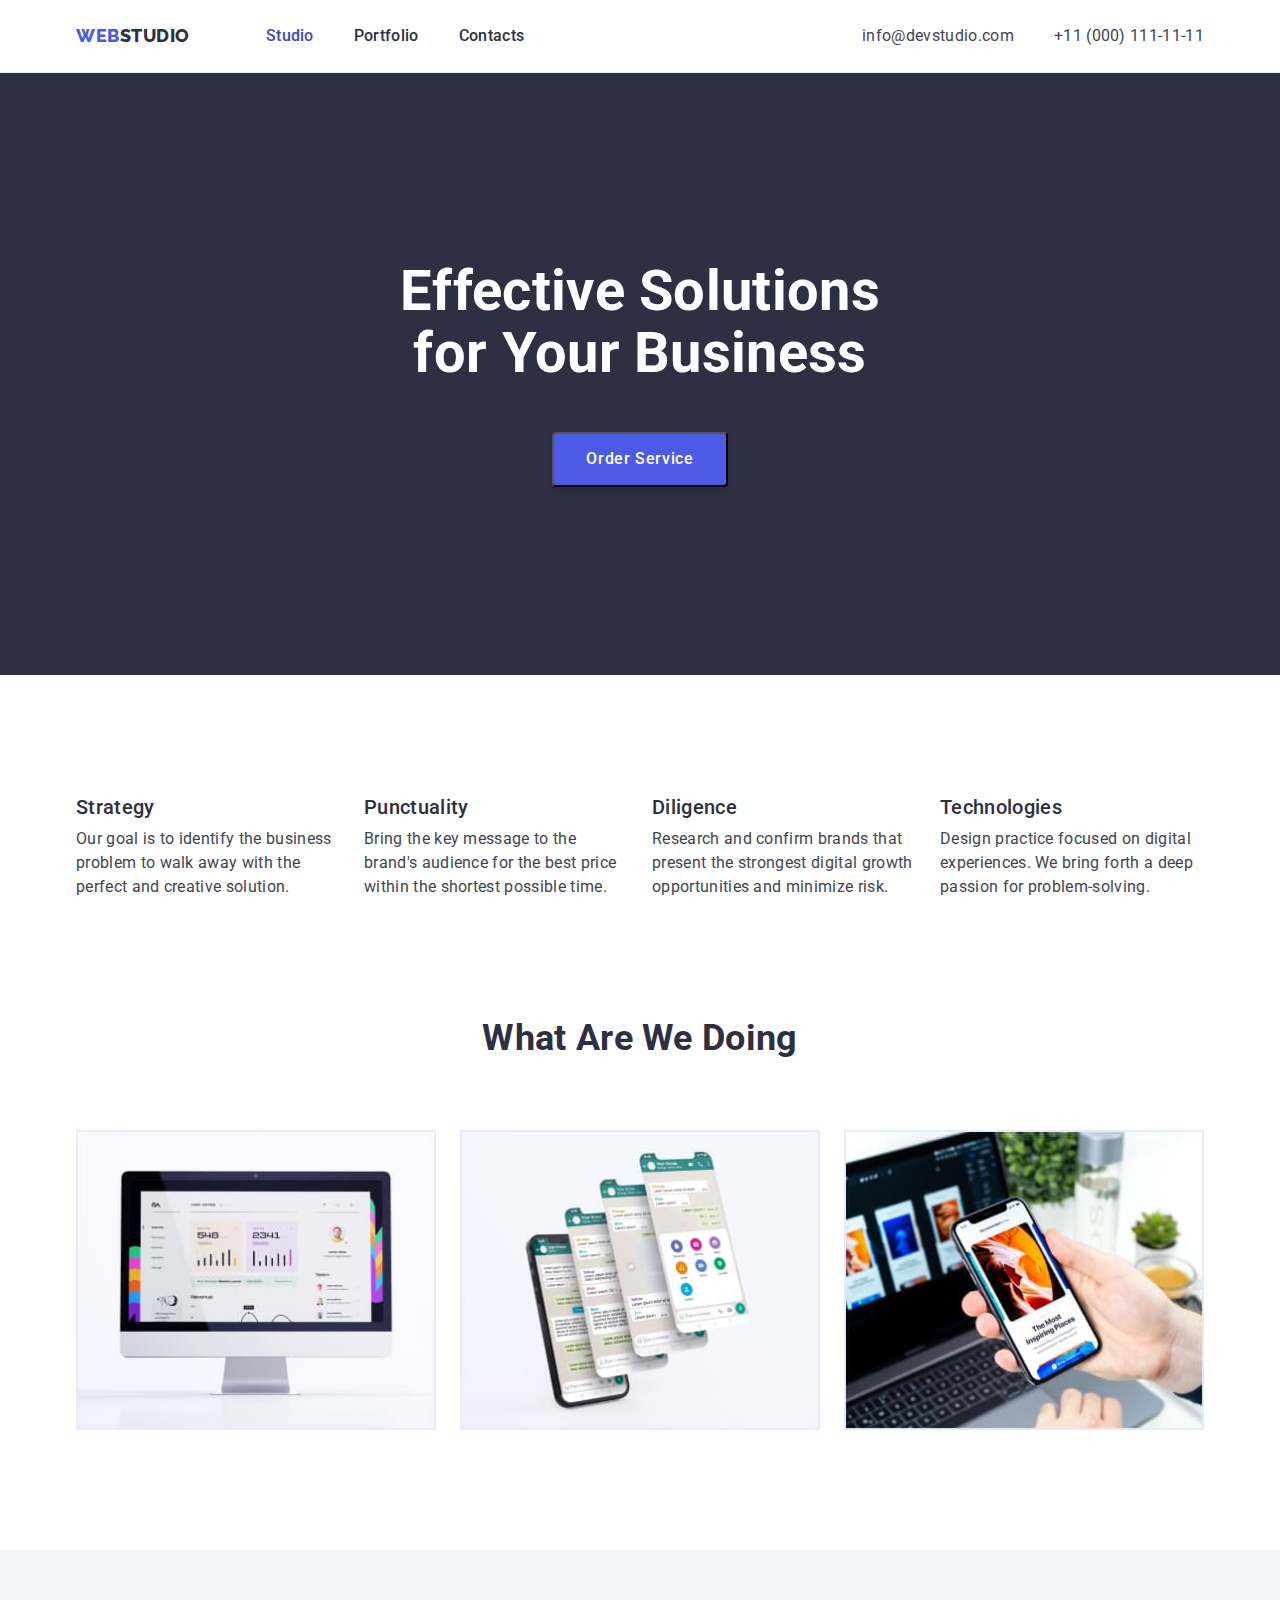
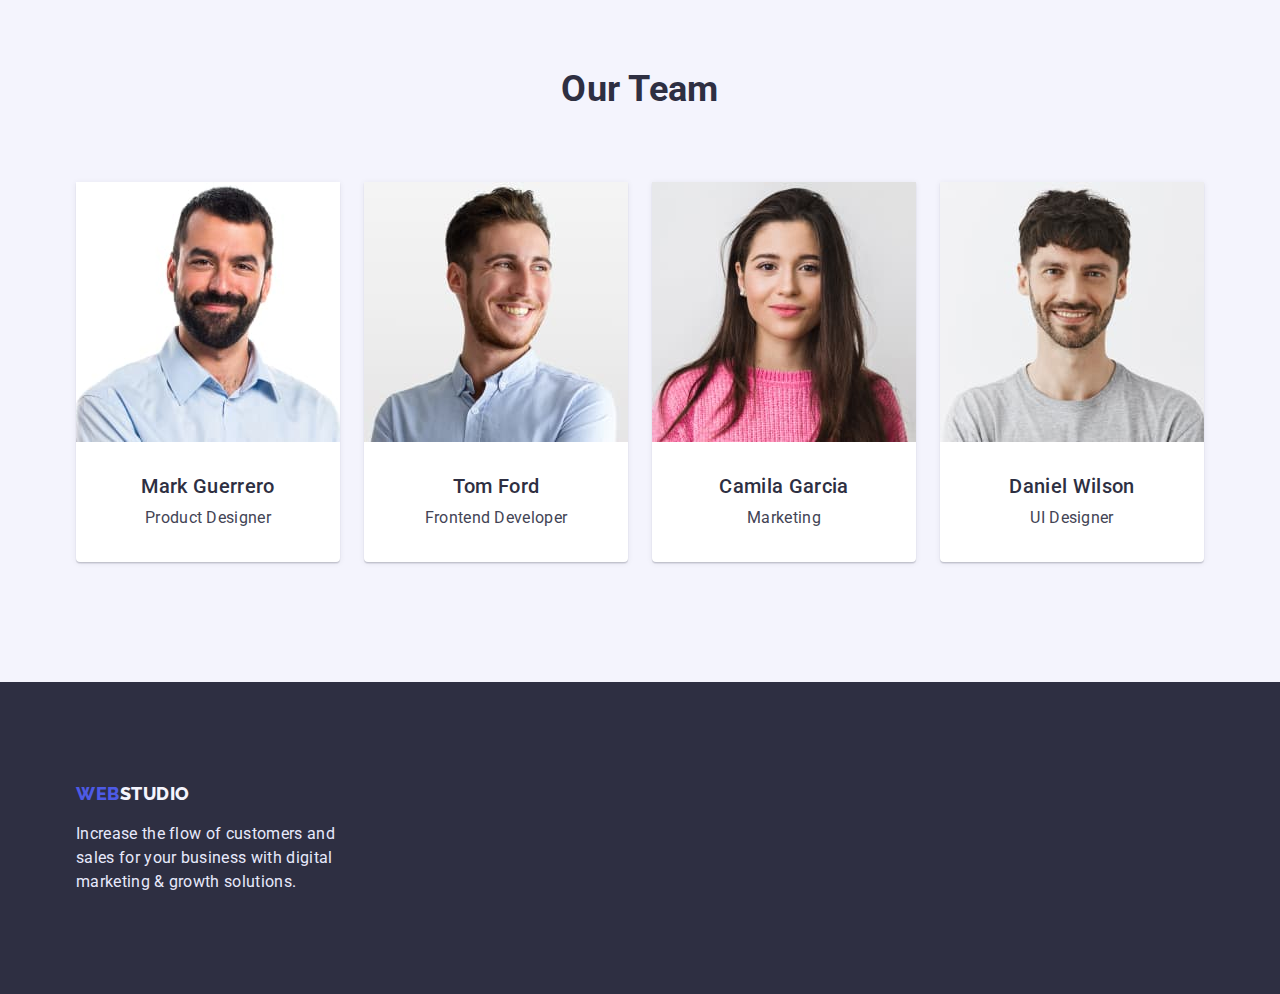
<file: index.html>
<!DOCTYPE html>
<html lang="en">
  <head>
    <meta charset="UTF-8" />
    <meta http-equiv="X-UA-Compatible" content="IE=edge" />
    <meta name="viewport" content="width=device-width, initial-scale=1.0" />

    <title>Студія</title>

    <!---------- Google Fonts - Roboto, Raleway  ---------->
    <link rel="preconnect" href="https://fonts.googleapis.com" />
    <link rel="preconnect" href="https://fonts.gstatic.com" crossorigin />
    <link
      href="https://fonts.googleapis.com/css2?family=Raleway:wght@800&family=Roboto:wght@400;500;700;900&display=swap"
      rel="stylesheet"
    />
    <!---------- Modern Normalize ---------->
    <link
      rel="stylesheet"
      href="https://cdnjs.cloudflare.com/ajax/libs/modern-normalize/1.1.0/modern-normalize.css"
      integrity="sha512-Y0MM+V6ymRKN2zStTqzQ227DWhhp4Mzdo6gnlRnuaNCbc+YN/ZH0sBCLTM4M0oSy9c9VKiCvd4Jk44aCLrNS5Q=="
      crossorigin="anonymous"
      referrerpolicy="no-referrer"
    />
    <link rel="stylesheet" href="./css/styles.css" />
  </head>
  <body>
    <!---------- Navigation ---------->
    <header class="header">
      <div class="container header-container">
        <nav class="nav">
          <a href="./index.html" class="nav-logo"><span>Web</span>Studio</a>
          <ul class="site-nav list">
            <li><a class="link current" href="./index.html">Studio</a></li>
            <li><a class="link" href="./portfolio.html">Portfolio</a></li>
            <li><a class="link" href="">Contacts</a></li>
          </ul>
        </nav>
        <address class="address">
          <ul class="contacts list">
            <li>
              <a class="link" href="mailto:info@devstudio.com"
                >info@devstudio.com</a
              >
            </li>
            <li>
              <a class="link" href="tel:+110001111111">+11 (000) 111-11-11</a>
            </li>
          </ul>
        </address>
      </div>
    </header>
    <main>
      <!---------- Information ---------->
      <section class="hero">
        <div class="container hero-container">
          <h1 class="hero-title">Effective Solutions for Your Business</h1>
          <button class="button primary" type="button">Order Service</button>
        </div>
      </section>
      <!---------- Categories ---------->
      <section class="feature">
        <div class="container feature-container">
          <h2 class="visually-hidden section-title">Categories</h2>
          <ul class="list">
            <li class="item">
              <h3 class="title">Strategy</h3>
              <p class="text">
                Our goal is to identify the business problem to walk away with
                the perfect and creative solution.
              </p>
            </li>

            <li class="item">
              <h3 class="title">Punctuality</h3>
              <p class="text">
                Bring the key message to the brand's audience for the best price
                within the shortest possible time.
              </p>
            </li>

            <li class="item">
              <h3 class="title">Diligence</h3>
              <p class="text">
                Research and confirm brands that present the strongest digital
                growth opportunities and minimize risk.
              </p>
            </li>

            <li class="item">
              <h3 class="title">Technologies</h3>
              <p class="text">
                Design practice focused on digital experiences. We bring forth a
                deep passion for problem-solving.
              </p>
            </li>
          </ul>
        </div>
      </section>
      <!---------- Service ---------->
      <section class="service">
        <div class="container service-container">
          <h2 class="section-title">What are we doing</h2>
          <ul class="list">
            <li class="item">
              <img src="./images/img1-1.jpg" alt="Desktop" width="360" />
            </li>

            <li class="item">
              <img src="./images/img1-2.jpg" alt="Screens" width="360" />
            </li>

            <li class="item">
              <img src="./images/img1-3.jpg" alt="Phone" width="360" />
            </li>
          </ul>
        </div>
      </section>
      <!---------- Our Team ---------->
      <section class="team">
        <div class="container team-container">
          <h2 class="section-title">Our Team</h2>
          <ul class="team-list list">
            <li class="item">
              <img src="./images/img2-1.jpg" alt="Mark Guerrero" width="264" />
              <div class="img-info">
                <h3 class="title">Mark Guerrero</h3>
                <p class="text">Product Designer</p>
              </div>
            </li>

            <li class="item">
              <img src="./images/img2-2.jpg" alt="Tom Ford" width="264" />
              <div class="img-info">
                <h3 class="title">Tom Ford</h3>
                <p class="text">Frontend Developer</p>
              </div>
            </li>

            <li class="item">
              <img src="./images/img2-3.jpg" alt="Camila Garcia" width="264" />
              <div class="img-info">
                <h3 class="title">Camila Garcia</h3>
                <p class="text">Marketing</p>
              </div>
            </li>

            <li class="item">
              <img src="./images/img2-4.jpg" alt="Daniel Wilson" width="264" />
              <div class="img-info">
                <h3 class="title">Daniel Wilson</h3>
                <p class="text">UI Designer</p>
              </div>
            </li>
          </ul>
        </div>
      </section>
    </main>
    <!---------- Footer ---------->
    <footer class="footer">
      <div class="container">
        <a href="./index.html" class="footer-logo"><span>Web</span>Studio</a>
        <p class="footer-text">
          Increase the flow of customers and sales for your business with
          digital marketing & growth solutions.
        </p>
      </div>
    </footer>
  </body>
</html>
</file>
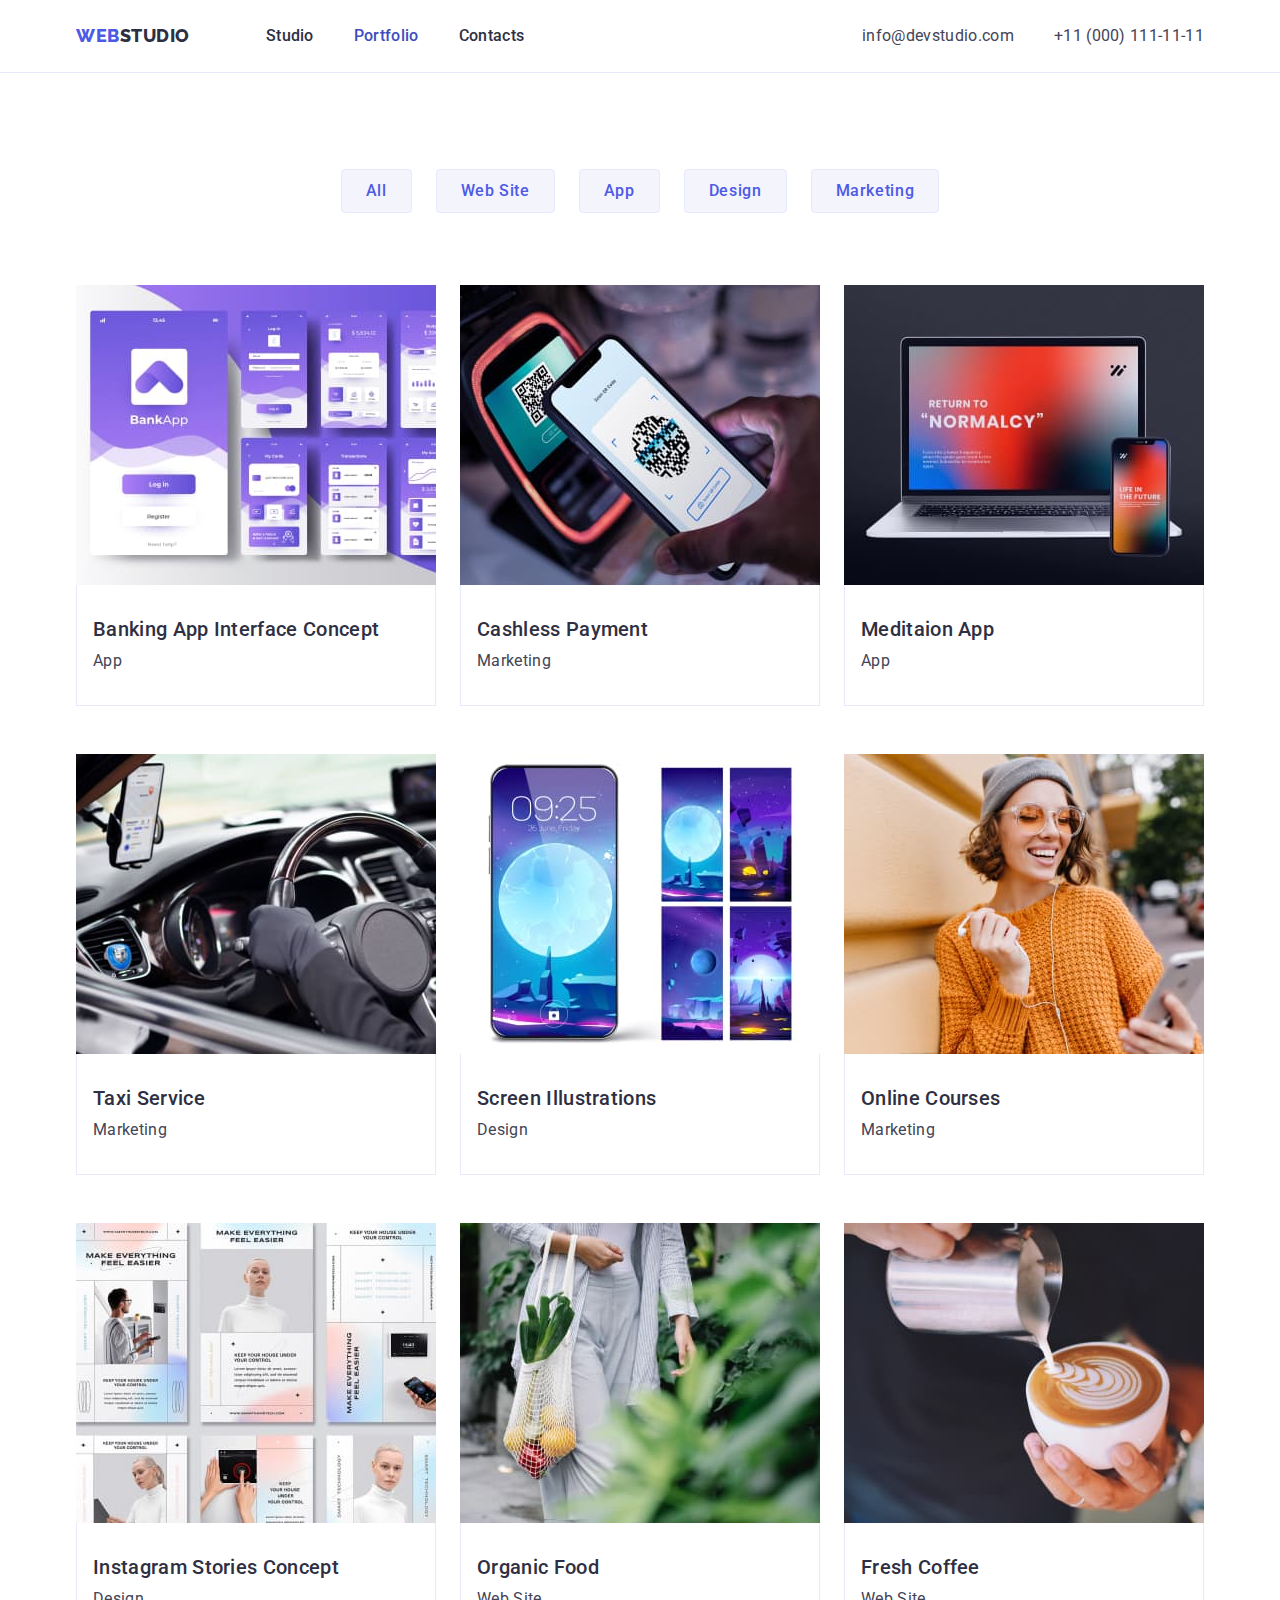
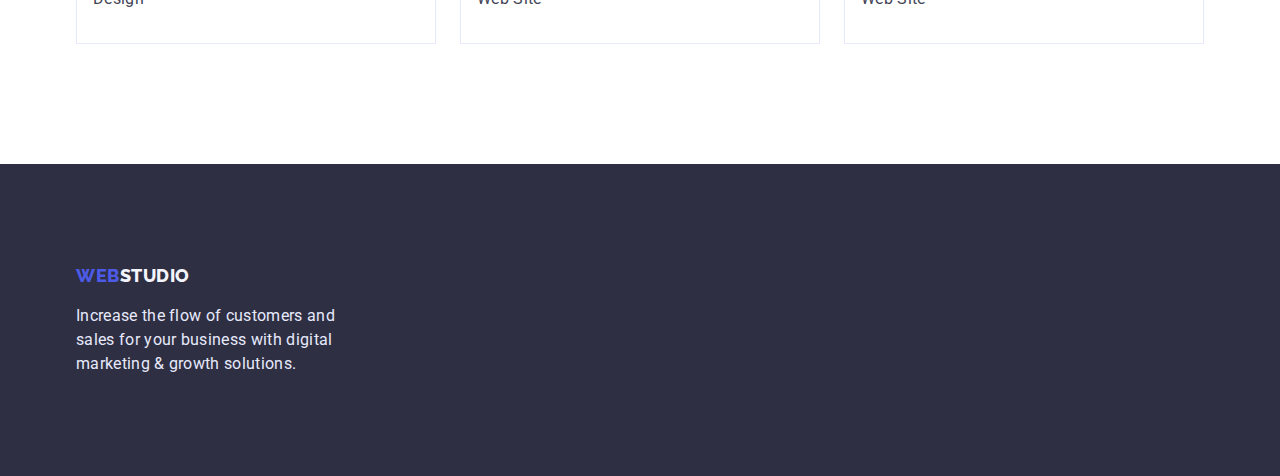
<file: portfolio.html>
<!DOCTYPE html>
<html lang="en">
  <head>
    <meta charset="UTF-8" />
    <meta http-equiv="X-UA-Compatible" content="IE=edge" />
    <meta name="viewport" content="width=device-width, initial-scale=1.0" />

    <title>Портфоліо</title>

    <!---------- Google Fonts - Roboto, Raleway  ---------->
    <link rel="preconnect" href="https://fonts.googleapis.com" />
    <link rel="preconnect" href="https://fonts.gstatic.com" crossorigin />
    <link
      href="https://fonts.googleapis.com/css2?family=Raleway:wght@800&family=Roboto:wght@400;500;700;900&display=swap"
      rel="stylesheet"
    />
    <!---------- Modern Normalize ---------->
    <link
      rel="stylesheet"
      href="https://cdnjs.cloudflare.com/ajax/libs/modern-normalize/1.1.0/modern-normalize.css"
      integrity="sha512-Y0MM+V6ymRKN2zStTqzQ227DWhhp4Mzdo6gnlRnuaNCbc+YN/ZH0sBCLTM4M0oSy9c9VKiCvd4Jk44aCLrNS5Q=="
      crossorigin="anonymous"
      referrerpolicy="no-referrer"
    />

    <link rel="stylesheet" href="./css/styles.css" />
  </head>
  <body>
    <!---------- Navigation ---------->
    <header class="header">
      <div class="container header-container">
        <nav class="nav">
          <a class="nav-logo" href="./index.html"><span>Web</span>Studio</a>
          <ul class="site-nav list">
            <li><a class="link" href="./index.html">Studio</a></li>
            <li>
              <a class="link current" href="./portfolio.html">Portfolio</a>
            </li>
            <li><a class="link" href="">Contacts</a></li>
          </ul>
        </nav>
        <address class="address">
          <ul class="contacts list">
            <li>
              <a class="link" href="mailto:info@devstudio.com"
                >info@devstudio.com</a
              >
            </li>
            <li>
              <a class="link" href="tel:+110001111111">+11 (000) 111-11-11</a>
            </li>
          </ul>
        </address>
      </div>
    </header>
    <main>
      <!---------- Filter-Projects ---------->
      <section class="portfolio">
        <div class="container portfolio-container">
          <h1 class="visually-hidden section-title">Projects</h1>
          <!---------- Filter ---------->
          <ul class="btn-list list">
            <li class="btn-item">
              <button class="button secondary" type="button">All</button>
            </li>

            <li class="btn-item">
              <button class="button secondary" type="button">Web Site</button>
            </li>

            <li class="btn-item">
              <button class="button secondary" type="button">App</button>
            </li>

            <li class="btn-item">
              <button class="button secondary" type="button">Design</button>
            </li>

            <li class="btn-item">
              <button class="button secondary" type="button">Marketing</button>
            </li>
          </ul>
          <!---------- Projects ---------->
          <ul class="project-list list">
            <li class="item">
              <img
                src="./images/portfolio/portfolio-1.jpg"
                alt="Banking App Interface Concept"
                width="360"
              />
              <div class="img-info">
                <h2 class="title">Banking App Interface Concept</h2>
                <p class="text">App</p>
              </div>
            </li>

            <li class="item">
              <img
                src="./images/portfolio/portfolio-2.jpg"
                alt="Cashless Payment"
                width="360"
              />

              <div class="img-info">
                <h2 class="title">Cashless Payment</h2>
                <p class="text">Marketing</p>
              </div>
            </li>

            <li class="item">
              <img
                src="./images/portfolio/portfolio-3.jpg"
                alt="Meditaion App"
                width="360"
              />
              <div class="img-info">
                <h2 class="title">Meditaion App</h2>
                <p class="text">App</p>
              </div>
            </li>

            <li class="item">
              <img
                src="./images/portfolio/portfolio-4.jpg"
                alt="Taxi Service"
                width="360"
              />
              <div class="img-info">
                <h2 class="title">Taxi Service</h2>
                <p class="text">Marketing</p>
              </div>
            </li>

            <li class="item">
              <img
                src="./images/portfolio/portfolio-5.jpg"
                alt="Screen Illustrations"
                width="360"
              />
              <div class="img-info">
                <h2 class="title">Screen Illustrations</h2>
                <p class="text">Design</p>
              </div>
            </li>

            <li class="item">
              <img
                src="./images/portfolio/portfolio-6.jpg"
                alt="Online Courses"
                width="360"
              />
              <div class="img-info">
                <h2 class="title">Online Courses</h2>
                <p class="text">Marketing</p>
              </div>
            </li>

            <li class="item">
              <img
                src="./images/portfolio/portfolio-7.jpg"
                alt="Instagram Stories Concept"
                width="360"
              />
              <div class="img-info">
                <h2 class="title">Instagram Stories Concept</h2>
                <p class="text">Design</p>
              </div>
            </li>

            <li class="item">
              <img
                src="./images/portfolio/portfolio-8.jpg"
                alt="Organic Food"
                width="360"
              />
              <div class="img-info">
                <h2 class="title">Organic Food</h2>
                <p class="text">Web Site</p>
              </div>
            </li>

            <li class="item">
              <img
                src="./images/portfolio/portfolio-9.jpg"
                alt="Fresh Coffee"
                width="360"
              />
              <div class="img-info">
                <h2 class="title">Fresh Coffee</h2>
                <p class="text">Web Site</p>
              </div>
            </li>
          </ul>
        </div>
      </section>
    </main>
    <!---------- Footer ---------->
    <footer class="footer">
      <div class="container footer.container">
        <a href="./index.html" class="footer-logo"><span>Web</span>Studio</a>
        <p class="footer-text">
          Increase the flow of customers and sales for your business with
          digital marketing & growth solutions.
        </p>
      </div>
    </footer>
  </body>
</html>
</file>
<file: css/styles.css>
/* Root */
:root {
  /* ----- Active button color ----- */
  --active-color: #404bbf;
  /* --------- Logo color ---------- */
  --logo-color: #4d5ae5;
  --logo-color-one: #2e2f42;
  --logo-color-two: #f4f4fd;
  /* ---------- Nav color ---------- */
  --nav-color: #2e2f42;
  --address-color: #434455;
  /* ----- Button service color ---- */
  --button-studio-color: #ffffff;
  --button-studio-background-color: #4d5ae5;
  /* ----- Button filter color ----- */
  --button-portfolio-color: #4d5ae5;
  --button-portfolio-background: #f4f4fd;
  --button-portfolio-active-color: #ffffff;
  --border-color: #e7e9fc;
  /* -------- Content color -------- */
  --title-color: #ffffff;
  --title-text-color: #2e2f42;
  --background-team-color: #f4f4fd;
  --background-footer-color: #2e2f42;
  --primary-text-color: #434455;
  --team-list-background: #ffffff;
  --footer-text-color: #e7e9fc;
}
/* ---------- Hidden ---------- */
.visually-hidden {
  position: absolute;
  white-space: nowrap;
  width: 1px;
  height: 1px;
  overflow: hidden;
  border: 0;
  padding: 0;
  clip: rect(0 0 0 0);
  clip-path: inset(50%);
  margin: -1px;
}
/* ----- Studio - Portfolio - Style ----- */
body {
  font-family: 'Roboto', sans-serif;
  color: var(--primary-text-color);
  line-height: 1.5;
  letter-spacing: 0.02em;
}
p,
h1,
h2,
h3,
h4,
h5,
h6 {
  margin: 0;
}
ul {
  margin: 0;
  padding-left: 0;
}
img {
  display: block;
  max-width: 100%;
  height: auto;
}
/*---------- Container ----------*/
.container {
  width: 1158px;
  padding: 0px 15px;
  margin: 0px auto;
}
/*---------- Header ----------*/
.header {
  padding-top: 24px;
  padding-bottom: 24px;
  border-bottom: 1px solid var(--border-color);
}
.header-container {
  display: flex;
  align-items: center;
}
.nav {
  display: flex;
  margin-right: auto;
}
/* ---------- logo-Nav ----------- */
.nav-logo > span {
  color: var(--logo-color);
}
.nav-logo {
  font-family: 'Raleway', sans-serif;
  font-weight: 800;
  font-size: 18px;
  line-height: 1.33;
  letter-spacing: 0.03em;
  color: var(--logo-color-one);
  text-decoration: none;
  text-transform: uppercase;

  display: flex;
  margin-right: 76px;
}
/* ---------- Navigation ---------- */
.site-nav {
  font-weight: 500;
  font-size: 16px;

  display: flex;
  gap: 40px;
}
.site-nav .link {
  text-decoration: none;
  color: var(--nav-color);
}
.site-nav .link:hover,
.site-nav .link:focus,
.site-nav .link.current {
  color: var(--active-color);
}
/* ---------- Address ---------- */
.contacts {
  font-style: normal;
  font-size: 16px;

  display: flex;
  gap: 40px;
}
.contacts .link {
  text-decoration: none;
  color: var(--address-color);
}
.contacts .link:hover,
.contacts .link:focus {
  color: var(--active-color);
}
.contacts .link:active {
  color: var(--active-color);
}
/* ----- Studio-Portfolio text styles -----*/
.section-title {
  font-weight: 700;
  font-size: 36px;
  line-height: 1.1;
  text-align: center;
  text-transform: capitalize;
  color: var(--title-text-color);

  margin-bottom: 72px;
}
.title {
  font-weight: 500;
  font-size: 20px;
  line-height: 1.2;
  color: var(--title-text-color);

  margin-bottom: 8px;
}
.text {
  font-size: 16px;
  color: var(--primary-text-color);
}
.list {
  list-style: none;
}
/* ---------- Studio ---------- */
.hero {
  background: var(--background-footer-color);
  padding-top: 188px;
  padding-bottom: 188px;
}
.hero-title {
  font-weight: 700;
  font-size: 56px;
  line-height: 1.1;
  text-align: center;
  color: var(--title-color);

  margin: 0 auto;
  width: 494px;
  margin-bottom: 48px;
}
/* ---------- Studio Button ---------- */
.button.primary {
  font-family: inherit;
  cursor: pointer;
  font-weight: 500;
  font-size: 16px;
  letter-spacing: 0.04em;
  color: var(--button-studio-color);
  background: var(--button-studio-background-color);

  display: flex;
  margin: 0 auto;
  padding: 16px 32px;
  box-shadow: 0px 4px 4px rgba(0, 0, 0, 0.15);
  border-radius: 4px;
}
.button.primary:hover,
.button.primary:focus {
  background: var(--active-color);
}
/* ---------- Categories ----------- */
.feature {
  padding-top: 120px;
  padding-bottom: 120px;
}
.feature-container .list {
  display: flex;
  flex-wrap: wrap;
  gap: 24px;
}
.feature-container .item {
  width: 264px;
  flex-basis: calc((100% - 72px) / 4);
}
/* ---------- Service ------------ */
.service {
  padding-bottom: 120px;
}
.service-container .list {
  display: flex;
  flex-wrap: wrap;
  gap: 24px;
}
.service-container .item {
  border: 1px solid var(--border-color);
  flex-basis: calc((100% - 48px) / 3);
}
/* ----------Our Team ----------- */
.team {
  background: var(--background-team-color);

  padding-top: 120px;
  padding-bottom: 120px;
}
.team-list .item {
  background: var(--team-list-background);
}
.team-list .img-info {
  text-align: center;
  padding: 32px 16px;
}
.team-container .team-list {
  display: flex;
  flex-wrap: wrap;
  gap: 24px;
}
.team-container .item {
  box-shadow: 0px 1px 6px rgba(46, 47, 66, 0.08),
    0px 1px 1px rgba(46, 47, 66, 0.16), 0px 2px 1px rgba(46, 47, 66, 0.08);
  border-radius: 0px 0px 4px 4px;
  flex-basis: calc((100% - 72px) / 4);
}
/* ---------- Portfolio ---------- */

.portfolio {
  padding-top: 96px;
  padding-bottom: 120px;
}
.portfolio-container .btn-list {
  display: flex;
  justify-content: center;
  gap: 24px;
}
/* ---------- Portfolio Buttons ----------*/
.button.secondary {
  font-family: inherit;
  cursor: pointer;
  font-weight: 500;
  font-size: 16px;
  letter-spacing: 0.04em;
  color: var(--button-portfolio-color);
  background: var(--button-portfolio-background);

  padding: 12px 24px;
  border: 1px solid var(--border-color);
  border-radius: 4px;
}
.button.secondary:hover,
.button.secondary:focus {
  color: var(--button-portfolio-active-color);
  background: var(--active-color);
}
.button.secondary:active {
  color: var(--button-portfolio-active-color);
  background: var(--active-color);
}
.btn-list {
  margin-bottom: 72px;
}
/* ---------- Projects ---------- */
.project-list .img-info {
  padding: 32px 16px;
  border-left: 1px solid var(--border-color);
  border-right: 1px solid var(--border-color);
  border-bottom: 1px solid var(--border-color);
}
.portfolio-container .project-list {
  display: flex;
  flex-wrap: wrap;
  row-gap: 48px;
  column-gap: 24px;
}
.portfolio-container .item {
  flex-basis: calc((100% - 48px) / 3);
}
/* Footer-container */
.footer {
  background: var(--background-footer-color);

  padding-top: 100px;
  padding-bottom: 100px;
}
.footer-container {
  display: flex;
}
/* ----------- Logo-Footer ---------- */
.footer-logo > span {
  color: var(--logo-color);
}
.footer-logo {
  font-family: 'Raleway';
  font-weight: 800;
  font-size: 18px;
  line-height: 1.33;
  letter-spacing: 0.03em;
  color: var(--logo-color-two);
  text-decoration: none;
  text-transform: uppercase;

  display: flex;
  margin-bottom: 16px;
}
.footer-text {
  width: 264px;
  font-size: 16px;
  color: var(--footer-text-color);
}
</file>
